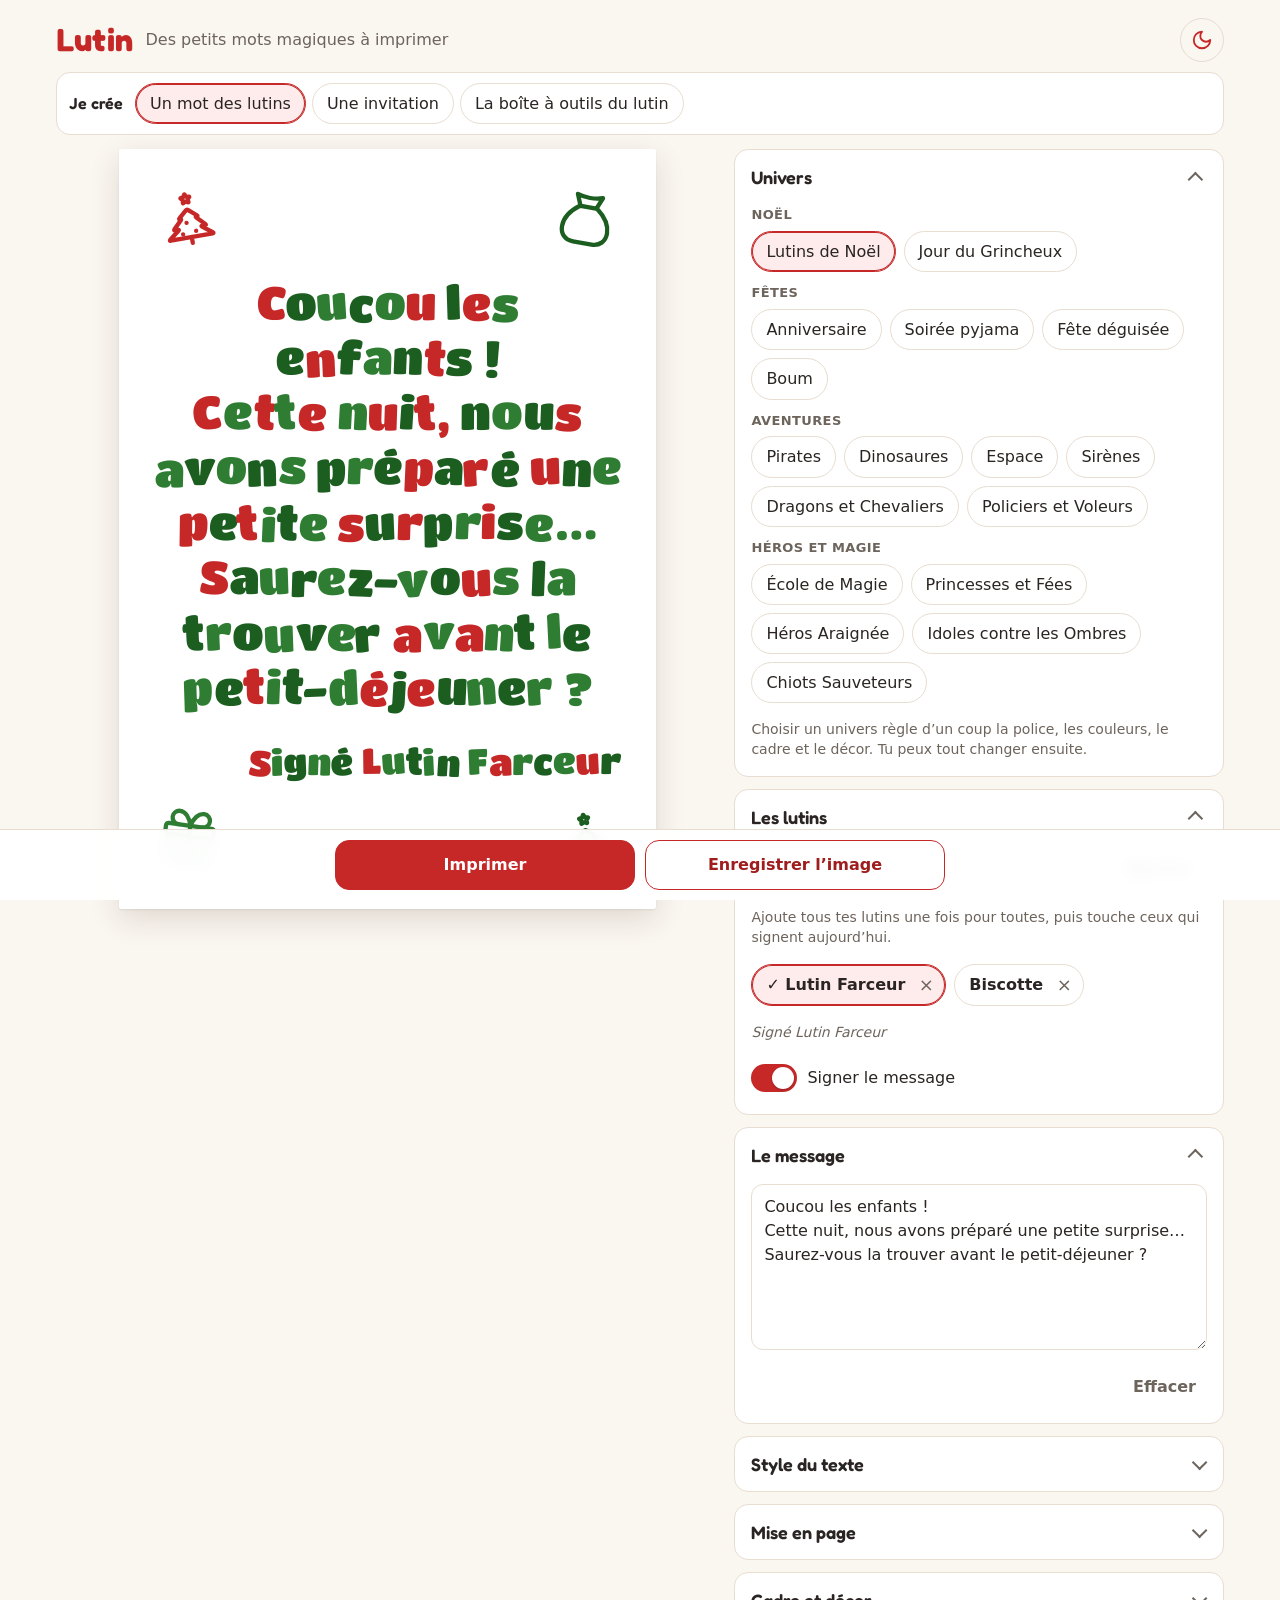
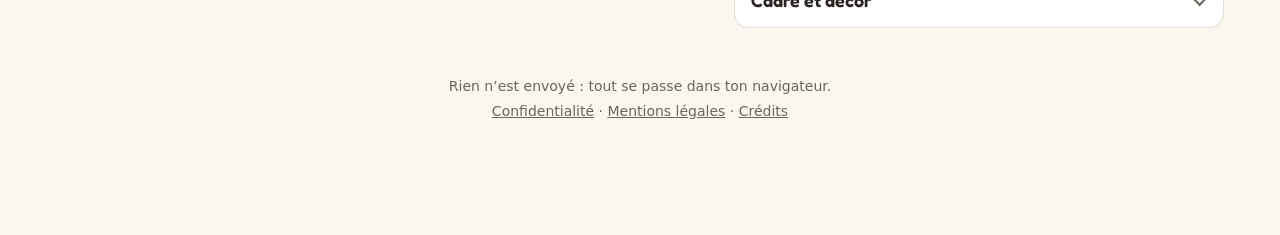
<file: index.html>
<!doctype html>
<html lang="fr">
<head>
  <meta charset="utf-8">
  <meta name="viewport" content="width=device-width, initial-scale=1, viewport-fit=cover">
  <title>Lutin · petits mots magiques à imprimer</title>
  <meta name="description" content="Crée en quelques secondes un message de lutin à imprimer : police ballon, lettres colorées, décor de Noël. Gratuit, sans compte, rien n'est envoyé.">
  <meta name="theme-color" content="#faf6f0" media="(prefers-color-scheme: light)">
  <meta name="theme-color" content="#13213f" media="(prefers-color-scheme: dark)">
  <script>
    // Apply a saved day/night choice before the first paint (no flash).
    try {
      var savedTheme = JSON.parse(localStorage.getItem('lutin.v1.theme'));
      if (savedTheme === 'light' || savedTheme === 'dark') document.documentElement.dataset.theme = savedTheme;
    } catch (e) {}
  </script>
  <link rel="icon" href="icon.svg" type="image/svg+xml">
  <link rel="preload" href="fonts/titan-one-400.woff2" as="font" type="font/woff2" crossorigin>
  <link rel="stylesheet" href="css/app.css">
</head>
<body>
  <div class="app">
    <header class="app-header">
      <h1 class="app-title" data-i18n="app.title">Lutin</h1>
      <p class="app-tagline" data-i18n="app.tagline">Des petits mots magiques à imprimer</p>
      <button type="button" class="theme-toggle" id="theme-toggle"></button>
    </header>

    <div class="mode-wrap" id="mode-bar"></div>

    <main class="layout">
      <section class="preview-col">
        <div class="paper-wrap" id="paper-wrap">
          <canvas id="preview" role="img" aria-label="Aperçu"></canvas>
        </div>
        <p id="overflow" class="warn" hidden></p>
      </section>
      <section class="controls" id="controls" aria-label="Réglages"></section>
    </main>

    <footer class="app-footer">
      <p data-i18n="footer.note">Rien n'est envoyé : tout se passe dans ton navigateur.</p>
      <p>
        <a href="confidentialite.html" data-i18n="footer.privacy">Confidentialité</a> ·
        <a href="mentions-legales.html" data-i18n="footer.legal">Mentions légales</a> ·
        <a href="credits.html" data-i18n="footer.credits">Crédits</a>
      </p>
    </footer>
  </div>

  <div class="action-bar">
    <button type="button" class="btn-action btn-primary" id="btn-print" data-i18n="action.print">Imprimer</button>
    <button type="button" class="btn-action btn-secondary" id="btn-image" data-i18n="action.image">Enregistrer l'image</button>
  </div>

  <dialog id="image-dialog" class="image-dialog">
    <h2 data-i18n="image.ready">Ton image est prête</h2>
    <img id="image-dialog-img" alt="">
    <p class="hint" data-i18n="image.hint">Appuie longuement sur l'image pour l'enregistrer, ou :</p>
    <div class="row wrap">
      <button type="button" class="btn" id="image-share" data-i18n="image.share">Partager</button>
      <button type="button" class="btn" id="image-download" data-i18n="image.download">Télécharger</button>
      <button type="button" class="btn btn-quiet" id="image-close" data-i18n="image.close">Fermer</button>
    </div>
  </dialog>

  <div id="print-root" aria-hidden="true"><canvas id="print-canvas" width="1" height="1"></canvas></div>

  <noscript><p class="warn">Cette page a besoin de JavaScript pour dessiner la feuille.</p></noscript>
  <script type="module" src="js/main.js"></script>
</body>
</html>
</file>
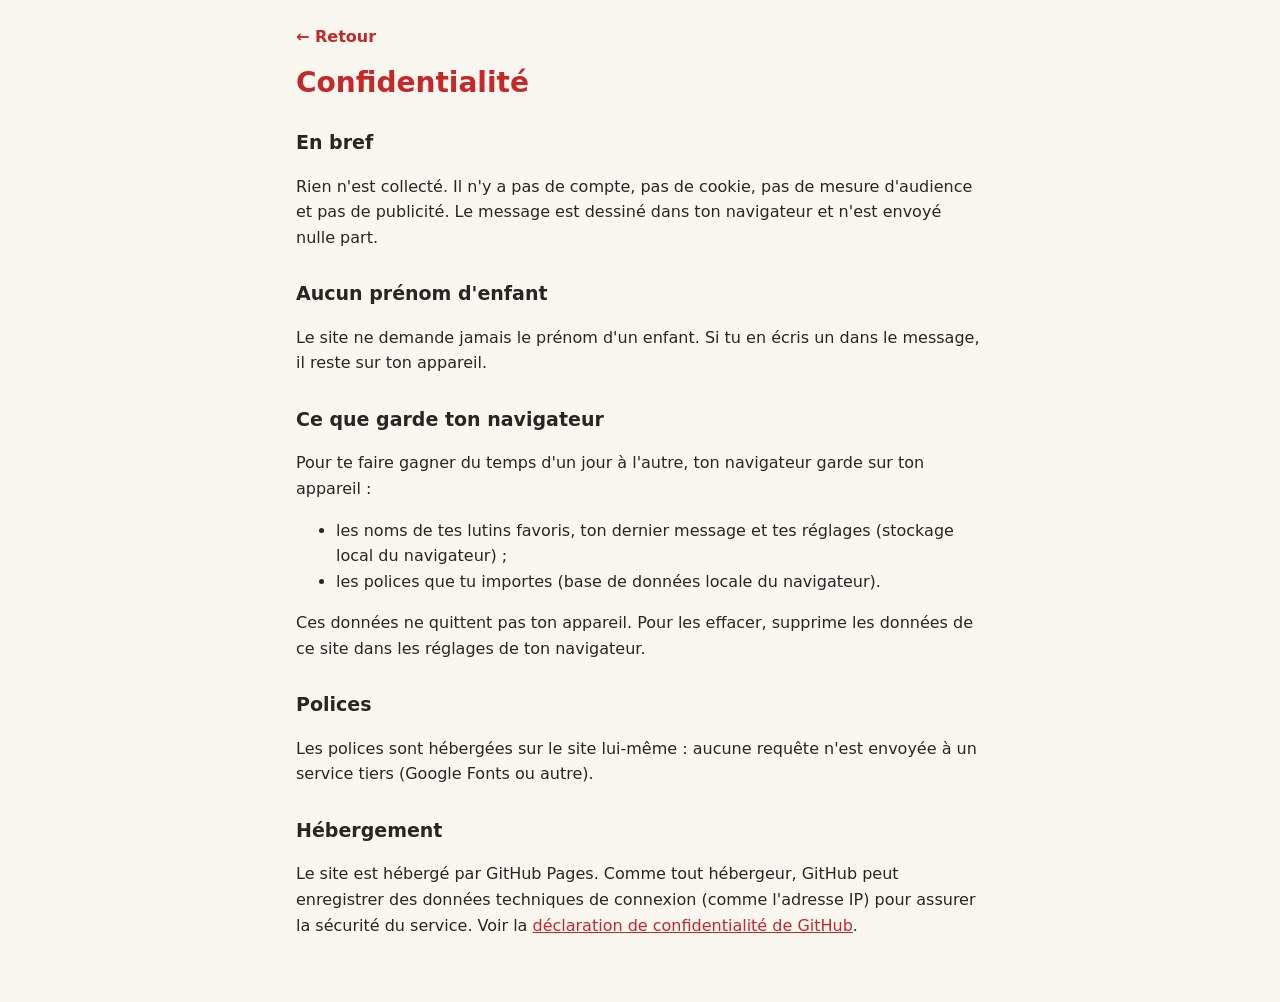
<file: confidentialite.html>
<!doctype html>
<html lang="fr">
<head>
  <meta charset="utf-8">
  <meta name="viewport" content="width=device-width, initial-scale=1">
  <title>Confidentialité · Lutin</title>
  <link rel="icon" href="icon.svg" type="image/svg+xml">
  <link rel="stylesheet" href="css/page.css">
  <script>try { var s = JSON.parse(localStorage.getItem("lutin.v1.theme")); if (s === "light" || s === "dark") document.documentElement.dataset.theme = s; } catch (e) {}</script>
</head>
<body>
<main>
  <a class="back" href="./">← Retour</a>
  <h1>Confidentialité</h1>

  <h2>En bref</h2>
  <p>Rien n'est collecté. Il n'y a pas de compte, pas de cookie, pas de mesure d'audience et pas de publicité. Le message est dessiné dans ton navigateur et n'est envoyé nulle part.</p>

  <h2>Aucun prénom d'enfant</h2>
  <p>Le site ne demande jamais le prénom d'un enfant. Si tu en écris un dans le message, il reste sur ton appareil.</p>

  <h2>Ce que garde ton navigateur</h2>
  <p>Pour te faire gagner du temps d'un jour à l'autre, ton navigateur garde sur ton appareil :</p>
  <ul>
    <li>les noms de tes lutins favoris, ton dernier message et tes réglages (stockage local du navigateur) ;</li>
    <li>les polices que tu importes (base de données locale du navigateur).</li>
  </ul>
  <p>Ces données ne quittent pas ton appareil. Pour les effacer, supprime les données de ce site dans les réglages de ton navigateur.</p>

  <h2>Polices</h2>
  <p>Les polices sont hébergées sur le site lui-même : aucune requête n'est envoyée à un service tiers (Google Fonts ou autre).</p>

  <h2>Hébergement</h2>
  <p>Le site est hébergé par GitHub Pages. Comme tout hébergeur, GitHub peut enregistrer des données techniques de connexion (comme l'adresse IP) pour assurer la sécurité du service. Voir la <a href="https://docs.github.com/fr/site-policy/privacy-policies/github-general-privacy-statement" rel="noopener">déclaration de confidentialité de GitHub</a>.</p>
</main>
</body>
</html>
</file>
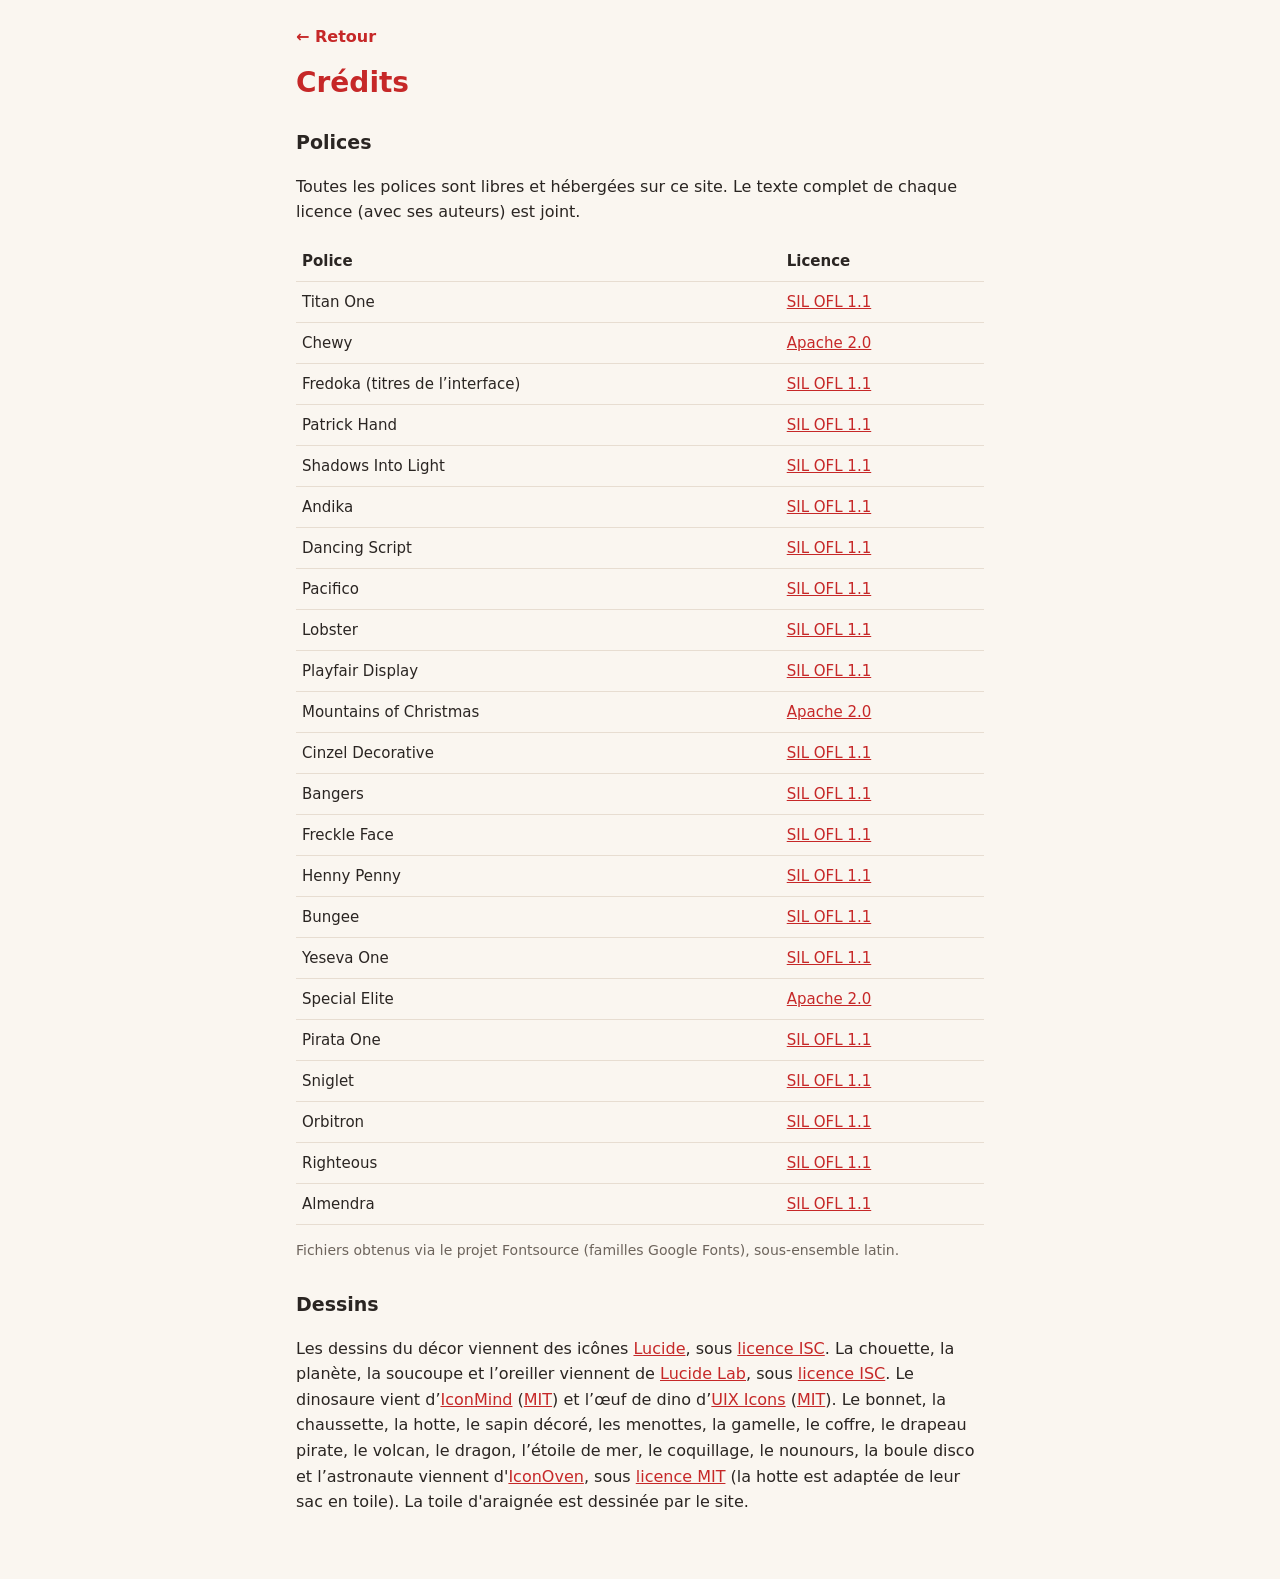
<file: credits.html>
<!doctype html>
<html lang="fr">
<head>
  <meta charset="utf-8">
  <meta name="viewport" content="width=device-width, initial-scale=1">
  <title>Crédits · Lutin</title>
  <link rel="icon" href="icon.svg" type="image/svg+xml">
  <link rel="stylesheet" href="css/page.css">
  <script>try { var s = JSON.parse(localStorage.getItem("lutin.v1.theme")); if (s === "light" || s === "dark") document.documentElement.dataset.theme = s; } catch (e) {}</script>
</head>
<body>
<main>
  <a class="back" href="./">← Retour</a>
  <h1>Crédits</h1>

  <h2>Polices</h2>
  <p>Toutes les polices sont libres et hébergées sur ce site. Le texte complet de chaque licence (avec ses auteurs) est joint.</p>
  <table>
    <thead><tr><th>Police</th><th>Licence</th></tr></thead>
    <tbody>
      <tr><td>Titan One</td><td><a href="fonts/licenses/titan-one.txt">SIL OFL 1.1</a></td></tr>
      <tr><td>Chewy</td><td><a href="fonts/licenses/chewy.txt">Apache 2.0</a></td></tr>
      <tr><td>Fredoka (titres de l’interface)</td><td><a href="fonts/licenses/fredoka.txt">SIL OFL 1.1</a></td></tr>
      <tr><td>Patrick Hand</td><td><a href="fonts/licenses/patrick-hand.txt">SIL OFL 1.1</a></td></tr>
      <tr><td>Shadows Into Light</td><td><a href="fonts/licenses/shadows-into-light.txt">SIL OFL 1.1</a></td></tr>
      <tr><td>Andika</td><td><a href="fonts/licenses/andika.txt">SIL OFL 1.1</a></td></tr>
      <tr><td>Dancing Script</td><td><a href="fonts/licenses/dancing-script.txt">SIL OFL 1.1</a></td></tr>
      <tr><td>Pacifico</td><td><a href="fonts/licenses/pacifico.txt">SIL OFL 1.1</a></td></tr>
      <tr><td>Lobster</td><td><a href="fonts/licenses/lobster.txt">SIL OFL 1.1</a></td></tr>
      <tr><td>Playfair Display</td><td><a href="fonts/licenses/playfair-display.txt">SIL OFL 1.1</a></td></tr>
      <tr><td>Mountains of Christmas</td><td><a href="fonts/licenses/mountains-of-christmas.txt">Apache 2.0</a></td></tr>
      <tr><td>Cinzel Decorative</td><td><a href="fonts/licenses/cinzel-decorative.txt">SIL OFL 1.1</a></td></tr>
      <tr><td>Bangers</td><td><a href="fonts/licenses/bangers.txt">SIL OFL 1.1</a></td></tr>
      <tr><td>Freckle Face</td><td><a href="fonts/licenses/freckle-face.txt">SIL OFL 1.1</a></td></tr>
      <tr><td>Henny Penny</td><td><a href="fonts/licenses/henny-penny.txt">SIL OFL 1.1</a></td></tr>
      <tr><td>Bungee</td><td><a href="fonts/licenses/bungee.txt">SIL OFL 1.1</a></td></tr>
      <tr><td>Yeseva One</td><td><a href="fonts/licenses/yeseva-one.txt">SIL OFL 1.1</a></td></tr>
      <tr><td>Special Elite</td><td><a href="fonts/licenses/special-elite.txt">Apache 2.0</a></td></tr>
      <tr><td>Pirata One</td><td><a href="fonts/licenses/pirata-one.txt">SIL OFL 1.1</a></td></tr>
      <tr><td>Sniglet</td><td><a href="fonts/licenses/sniglet.txt">SIL OFL 1.1</a></td></tr>
      <tr><td>Orbitron</td><td><a href="fonts/licenses/orbitron.txt">SIL OFL 1.1</a></td></tr>
      <tr><td>Righteous</td><td><a href="fonts/licenses/righteous.txt">SIL OFL 1.1</a></td></tr>
      <tr><td>Almendra</td><td><a href="fonts/licenses/almendra.txt">SIL OFL 1.1</a></td></tr>
    </tbody>
  </table>
  <p class="muted">Fichiers obtenus via le projet Fontsource (familles Google Fonts), sous-ensemble latin.</p>

  <h2>Dessins</h2>
  <p>Les dessins du décor viennent des icônes <a href="https://lucide.dev" rel="noopener">Lucide</a>, sous <a href="fonts/licenses/lucide-icons.txt">licence ISC</a>. La chouette, la planète, la soucoupe et l’oreiller viennent de <a href="https://github.com/lucide-icons/lucide-lab" rel="noopener">Lucide Lab</a>, sous <a href="fonts/licenses/lucide-lab-icons.txt">licence ISC</a>. Le dinosaure vient d’<a href="https://github.com/Iconmind/iconmind" rel="noopener">IconMind</a> (<a href="fonts/licenses/iconmind-icons.txt">MIT</a>) et l’œuf de dino d’<a href="https://github.com/mdrakibshekh/uix-icons" rel="noopener">UIX Icons</a> (<a href="fonts/licenses/uix-icons.txt">MIT</a>). Le bonnet, la chaussette, la hotte, le sapin décoré, les menottes, la gamelle, le coffre, le drapeau pirate, le volcan, le dragon, l’étoile de mer, le coquillage, le nounours, la boule disco et l’astronaute viennent d'<a href="https://iconoven.com/icons" rel="noopener">IconOven</a>, sous <a href="fonts/licenses/iconoven-icons.txt">licence MIT</a> (la hotte est adaptée de leur sac en toile). La toile d'araignée est dessinée par le site.</p>
</main>
</body>
</html>
</file>
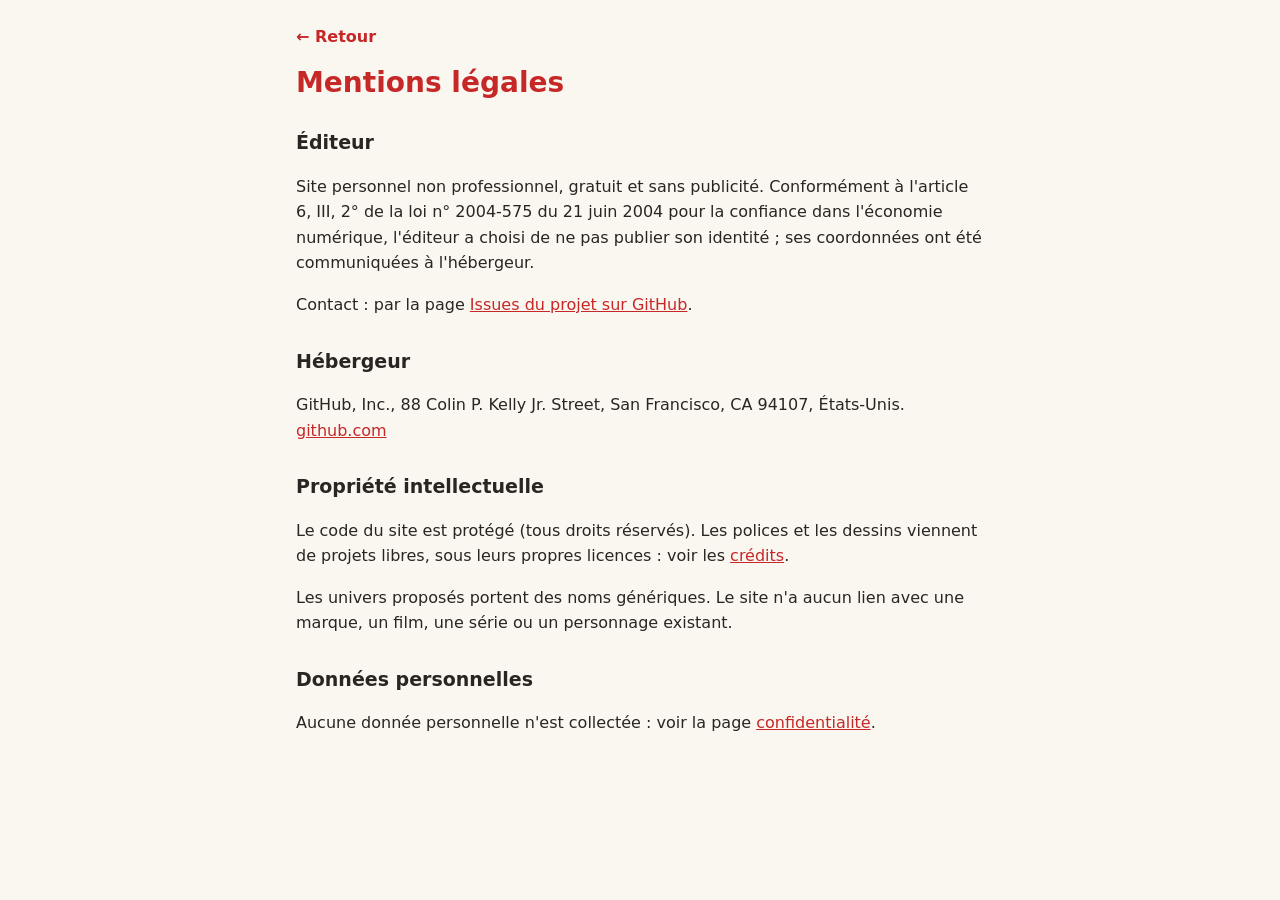
<file: mentions-legales.html>
<!doctype html>
<html lang="fr">
<head>
  <meta charset="utf-8">
  <meta name="viewport" content="width=device-width, initial-scale=1">
  <title>Mentions légales · Lutin</title>
  <link rel="icon" href="icon.svg" type="image/svg+xml">
  <link rel="stylesheet" href="css/page.css">
  <script>try { var s = JSON.parse(localStorage.getItem("lutin.v1.theme")); if (s === "light" || s === "dark") document.documentElement.dataset.theme = s; } catch (e) {}</script>
</head>
<body>
<main>
  <a class="back" href="./">← Retour</a>
  <h1>Mentions légales</h1>

  <h2>Éditeur</h2>
  <p>Site personnel non professionnel, gratuit et sans publicité. Conformément à l'article 6, III, 2° de la loi n° 2004-575 du 21 juin 2004 pour la confiance dans l'économie numérique, l'éditeur a choisi de ne pas publier son identité ; ses coordonnées ont été communiquées à l'hébergeur.</p>
  <p>Contact : par la page <a href="https://github.com/halfcrisp-studio/lutin/issues" rel="noopener">Issues du projet sur GitHub</a>.</p>

  <h2>Hébergeur</h2>
  <p>GitHub, Inc., 88 Colin P. Kelly Jr. Street, San Francisco, CA 94107, États-Unis. <a href="https://github.com" rel="noopener">github.com</a></p>

  <h2>Propriété intellectuelle</h2>
  <p>Le code du site est protégé (tous droits réservés). Les polices et les dessins viennent de projets libres, sous leurs propres licences : voir les <a href="credits.html">crédits</a>.</p>
  <p>Les univers proposés portent des noms génériques. Le site n'a aucun lien avec une marque, un film, une série ou un personnage existant.</p>

  <h2>Données personnelles</h2>
  <p>Aucune donnée personnelle n'est collectée : voir la page <a href="confidentialite.html">confidentialité</a>.</p>
</main>
</body>
</html>
</file>
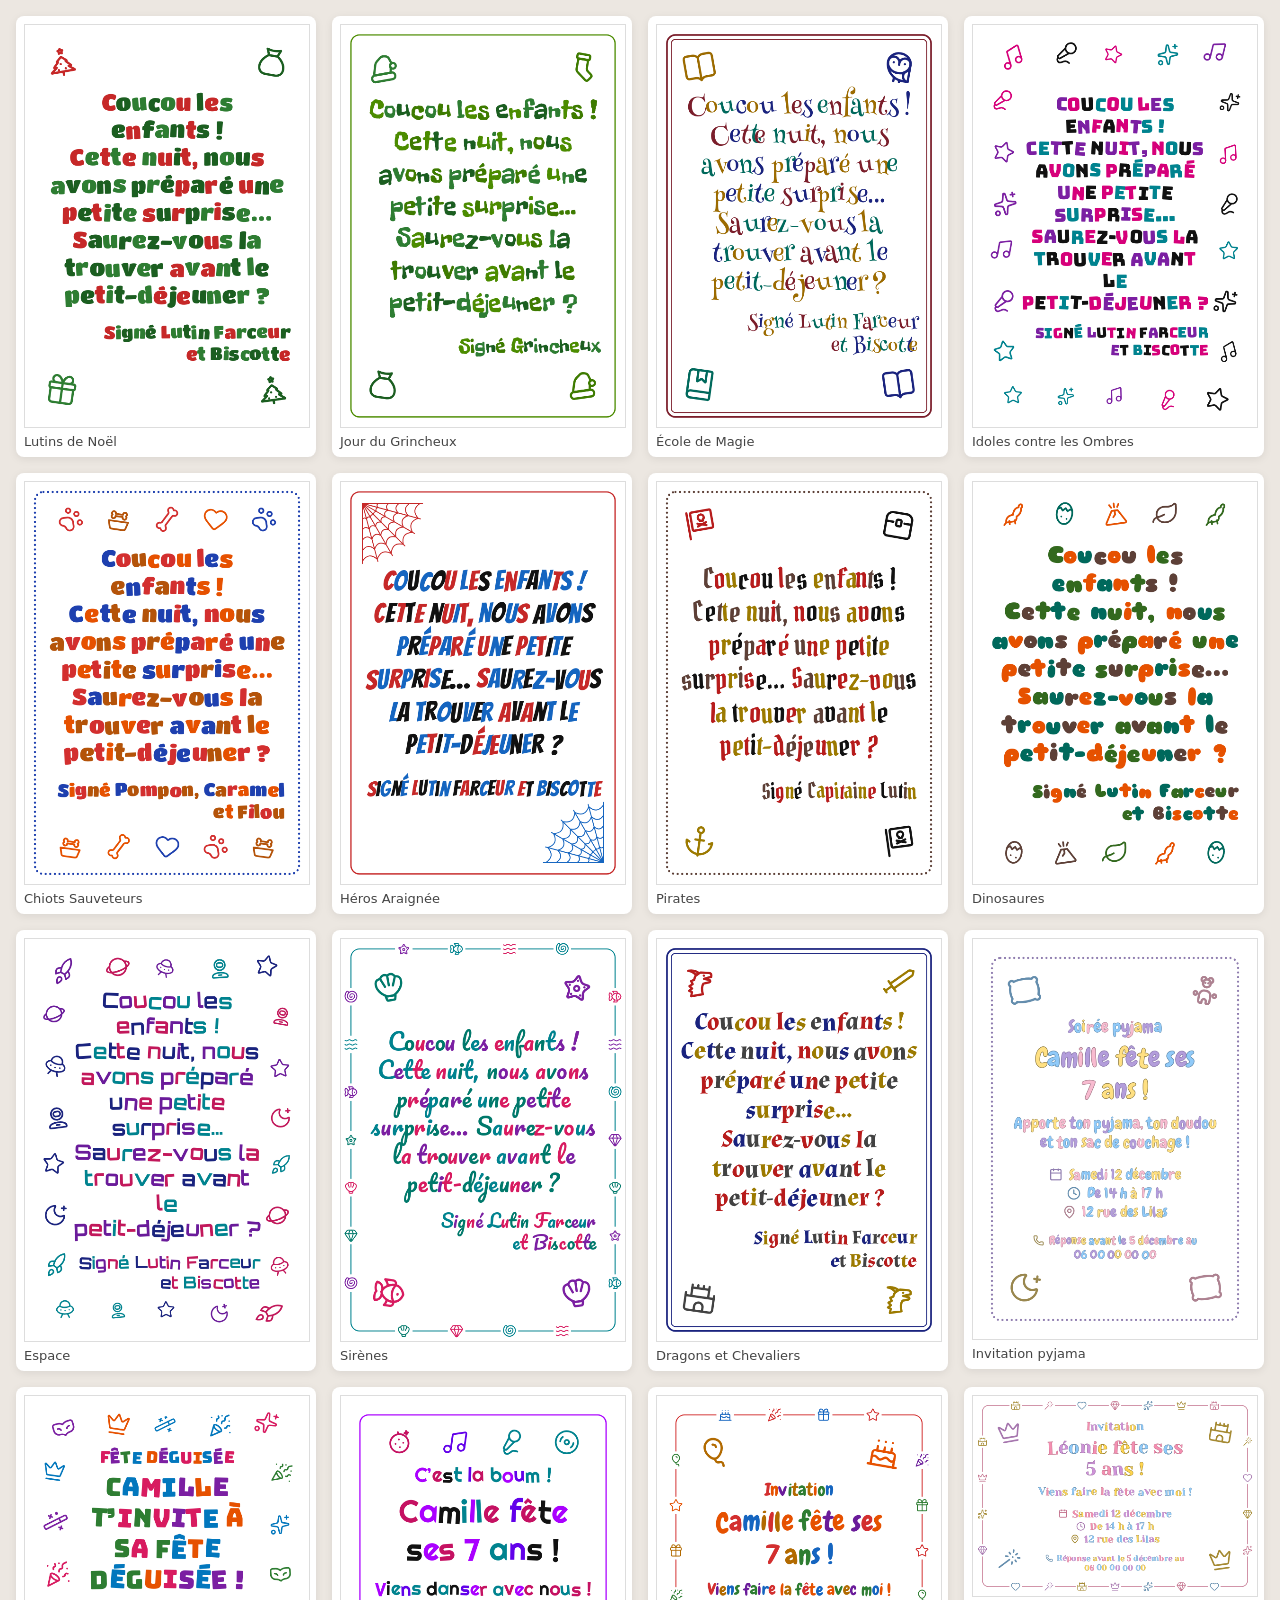
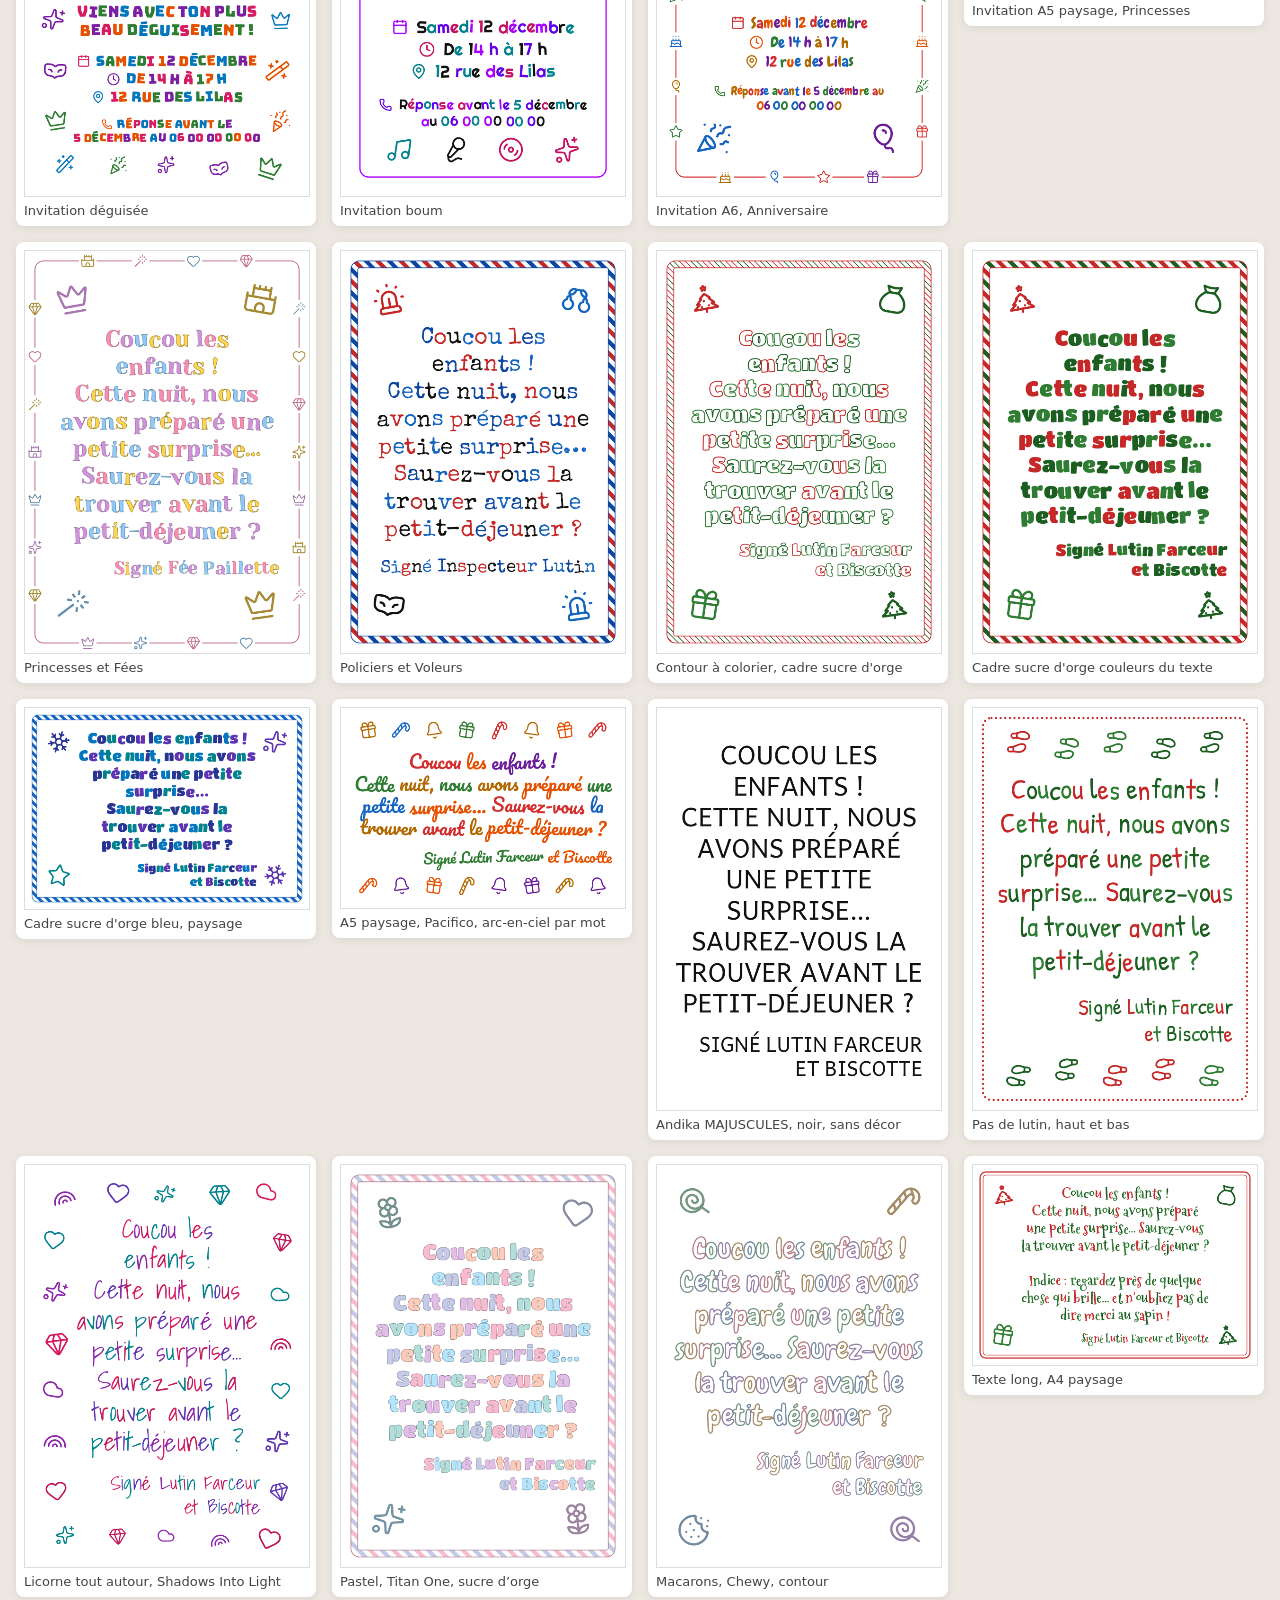
<file: dev/gallery.html>
<!doctype html>
<html lang="fr">
<head>
  <meta charset="utf-8">
  <meta name="viewport" content="width=device-width, initial-scale=1">
  <title>Planche de rendus</title>
  <style>
    body { font-family: system-ui, sans-serif; background: #ece7e1; margin: 16px; }
    .grid { display: grid; grid-template-columns: repeat(4, minmax(0, 1fr)); gap: 16px; align-items: start; }
    figure { margin: 0; background: #fff; padding: 8px; border-radius: 8px; box-shadow: 0 2px 8px rgba(0,0,0,.08); }
    canvas { width: 100%; height: auto; display: block; border: 1px solid #ddd; }
    figcaption { font-size: 13px; margin-top: 6px; color: #444; }
  </style>
</head>
<body>
  <div class="grid" id="grid"></div>
  <script type="module" src="gallery.js"></script>
</body>
</html>
</file>
<file: css/app.css>
/* Light mode = "Papier crème" (style A), dark mode = "Nuit de Noël" (style B).
   Cards stay white in both modes; only the page around them changes. */
@font-face {
  font-family: 'Lutin UI';
  src: url('../fonts/fredoka-vf.woff2') format('woff2');
  font-weight: 300 700;
  font-display: swap;
}
@font-face {
  font-family: 'Lutin Night';
  src: url('../fonts/mountains-of-christmas-700.woff2') format('woff2');
  font-weight: 700;
  font-display: swap;
}

:root {
  --bg: #faf6f0;
  --bg-image: none;
  --ink: #2a2522;
  --muted: #6d645c;
  --card: #ffffff;
  --card-ink: #2a2522;
  --card-muted: #6d645c;
  --line: #e7ddd1;
  --accent: #c62828;
  --accent-strong: #9f1d1d;
  --accent-soft: #fdeceb;
  --on: #c62828;
  --on-soft: #fdeceb;
  --title-font: 'Lutin UI', system-ui, sans-serif;
  --title-color: #c62828;
  --title-size: 32px;
  --bar-bg: rgba(255, 255, 255, 0.95);
  --bar-line: #e7ddd1;
  --secondary-bg: #ffffff;
  --secondary-ink: #9f1d1d;
  --secondary-line: #c62828;
  --secondary-hover: #fdeceb;
  --paper-shadow: 0 1px 2px rgba(0, 0, 0, 0.08), 0 10px 30px rgba(70, 40, 20, 0.14);
  --focus: #1565c0;
  --radius: 14px;
}
@media (prefers-color-scheme: dark) {
  :root:not([data-theme='light']) {
    --bg: #13213f;
    --bg-image: radial-gradient(1.4px 1.4px at 12% 6%, #ffffff 99%, transparent), radial-gradient(1px 1px at 78% 4%, #ffffff 99%, transparent), radial-gradient(1.6px 1.6px at 92% 18%, #ffe9a8 99%, transparent), radial-gradient(1px 1px at 5% 32%, #ffffff 99%, transparent), radial-gradient(1.4px 1.4px at 50% 2%, #ffffff 99%, transparent), radial-gradient(1px 1px at 32% 14%, #ffe9a8 99%, transparent), radial-gradient(1px 1px at 97% 48%, #ffffff 99%, transparent), radial-gradient(1.4px 1.4px at 2% 62%, #ffffff 99%, transparent), radial-gradient(1px 1px at 64% 92%, #ffe9a8 99%, transparent), radial-gradient(1.2px 1.2px at 22% 84%, #ffffff 99%, transparent);
    --ink: #e9edf7;
    --muted: #c3cbe2;
    --card-ink: #1d2340;
    --card-muted: #5b6382;
    --line: #dfe3ef;
    --accent: #cf3a2e;
    --accent-strong: #a8261c;
    --accent-soft: #fdeceb;
    --on: #c99417;
    --on-soft: #fff4d6;
    --title-font: 'Lutin Night', Georgia, serif;
    --title-color: #f2c14e;
    --title-size: 38px;
    --bar-bg: #0f1a33;
    --bar-line: #22325a;
    --secondary-bg: transparent;
    --secondary-ink: #f2c14e;
    --secondary-line: #f2c14e;
    --secondary-hover: rgba(242, 193, 78, 0.12);
    --paper-shadow: 0 0 0 1px rgba(255, 255, 255, 0.35), 0 0 44px rgba(242, 193, 78, 0.32);
    --focus: #8ab4ff;
  }
}
:root[data-theme='dark'] {
  --bg: #13213f;
  --bg-image: radial-gradient(1.4px 1.4px at 12% 6%, #ffffff 99%, transparent), radial-gradient(1px 1px at 78% 4%, #ffffff 99%, transparent), radial-gradient(1.6px 1.6px at 92% 18%, #ffe9a8 99%, transparent), radial-gradient(1px 1px at 5% 32%, #ffffff 99%, transparent), radial-gradient(1.4px 1.4px at 50% 2%, #ffffff 99%, transparent), radial-gradient(1px 1px at 32% 14%, #ffe9a8 99%, transparent), radial-gradient(1px 1px at 97% 48%, #ffffff 99%, transparent), radial-gradient(1.4px 1.4px at 2% 62%, #ffffff 99%, transparent), radial-gradient(1px 1px at 64% 92%, #ffe9a8 99%, transparent), radial-gradient(1.2px 1.2px at 22% 84%, #ffffff 99%, transparent);
  --ink: #e9edf7;
  --muted: #c3cbe2;
  --card-ink: #1d2340;
  --card-muted: #5b6382;
  --line: #dfe3ef;
  --accent: #cf3a2e;
  --accent-strong: #a8261c;
  --accent-soft: #fdeceb;
  --on: #c99417;
  --on-soft: #fff4d6;
  --title-font: 'Lutin Night', Georgia, serif;
  --title-color: #f2c14e;
  --title-size: 38px;
  --bar-bg: #0f1a33;
  --bar-line: #22325a;
  --secondary-bg: transparent;
  --secondary-ink: #f2c14e;
  --secondary-line: #f2c14e;
  --secondary-hover: rgba(242, 193, 78, 0.12);
  --paper-shadow: 0 0 0 1px rgba(255, 255, 255, 0.35), 0 0 44px rgba(242, 193, 78, 0.32);
  --focus: #8ab4ff;
}

* { box-sizing: border-box; }
html { -webkit-text-size-adjust: 100%; }
body {
  margin: 0;
  font: 16px/1.45 system-ui, -apple-system, 'Segoe UI', Roboto, sans-serif;
  color: var(--ink);
  background-color: var(--bg);
  background-image: var(--bg-image);
  background-attachment: fixed;
}
button, input, textarea { font: inherit; color: inherit; }
:focus-visible { outline: 3px solid var(--focus); outline-offset: 2px; }
[hidden] { display: none !important; }
.visually-hidden { position: absolute; width: 1px; height: 1px; overflow: hidden; clip: rect(0 0 0 0); white-space: nowrap; }

.app-header { max-width: 1200px; margin: 0 auto; padding: 18px 16px 10px; display: flex; flex-wrap: wrap; align-items: center; gap: 4px 12px; }
.app-title { margin: 0; font-family: var(--title-font); font-weight: 700; font-size: var(--title-size); line-height: 1.1; color: var(--title-color); letter-spacing: 0.5px; }
.app-tagline { margin: 0; color: var(--muted); flex: 1; min-width: 12em; }
.theme-toggle { margin-left: auto; width: 44px; height: 44px; border-radius: 50%; border: 1px solid var(--bar-line); background: transparent; color: var(--title-color); cursor: pointer; display: grid; place-items: center; }
.theme-toggle:hover { background: var(--secondary-hover); }
.theme-toggle svg { width: 22px; height: 22px; }

.layout { max-width: 1200px; margin: 0 auto; padding: 0 16px 24px; display: grid; gap: 16px; }
@media (min-width: 900px) {
  .layout { grid-template-columns: minmax(0, 1.15fr) minmax(360px, 0.85fr); align-items: start; }
  .preview-col { position: sticky; top: 12px; }
}

.paper-wrap { display: flex; justify-content: center; }
#preview { display: block; background: #fff; border-radius: 3px; box-shadow: var(--paper-shadow); }
.warn { margin: 12px auto 0; max-width: 520px; padding: 10px 14px; border-radius: 10px; background: #fff4e5; color: #8a4b00; border: 1px solid #f3d3a5; font-size: 14px; }

/* Cards */
/* Inside white surfaces, page text tokens switch to the card ones. */
.card, .image-dialog { --ink: var(--card-ink); --muted: var(--card-muted); --focus: #1565c0; color: var(--ink); }
.card { background: var(--card); border: 1px solid var(--line); border-radius: var(--radius); margin-bottom: 12px; }
.card > summary { list-style: none; cursor: pointer; padding: 14px 16px; display: flex; align-items: center; justify-content: space-between; font-family: 'Lutin UI', system-ui, sans-serif; font-weight: 600; font-size: 18px; }
.card > summary::-webkit-details-marker { display: none; }
.card > summary::after { content: ''; width: 9px; height: 9px; margin-right: 4px; border-right: 2px solid var(--muted); border-bottom: 2px solid var(--muted); transform: rotate(45deg) translateY(-3px); transition: transform 0.15s; }
.card[open] > summary::after { transform: rotate(-135deg) translateY(-3px); }
.card-body { padding: 2px 16px 16px; display: grid; gap: 16px; }
.field { display: grid; gap: 8px; }
.field-label { font-weight: 600; font-size: 15px; }
.field-label.small { font-size: 13px; font-weight: 600; color: var(--muted); text-transform: uppercase; letter-spacing: 0.4px; }
.hint { margin: 0; font-size: 14px; color: var(--muted); }
.hint.error { color: var(--accent-strong); }
.row { display: flex; gap: 8px; align-items: center; }
.row.wrap { flex-wrap: wrap; }
.row.end { justify-content: flex-end; }

/* Buttons and chips */
.btn, .chip, .seg-btn, .font-btn, .palette-btn, .set-btn, .chip-add {
  border: 1px solid var(--line);
  background: #fff;
  border-radius: 999px;
  padding: 8px 14px;
  min-height: 40px;
  cursor: pointer;
  transition: background 0.12s, border-color 0.12s;
}
.btn:hover, .chip:hover, .seg-btn:hover, .font-btn:hover, .palette-btn:hover, .set-btn:hover, .chip-add:hover { border-color: #cdbfae; }
.btn { font-weight: 600; white-space: nowrap; }
.btn-quiet { border-color: transparent; background: transparent; color: var(--muted); padding-inline: 10px; }
.btn-quiet:hover { background: #f4eee7; border-color: transparent; }
[aria-pressed='true'].chip, [aria-pressed='true'].seg-btn, [aria-pressed='true'].font-btn, [aria-pressed='true'].palette-btn, [aria-pressed='true'].set-btn {
  border-color: var(--on);
  background: var(--on-soft);
  box-shadow: inset 0 0 0 1px var(--on);
}
.chips { display: flex; flex-wrap: wrap; gap: 8px; }
.seg { display: flex; flex-wrap: wrap; gap: 6px; }

.text-input, .textarea { width: 100%; border: 1px solid var(--line); border-radius: 12px; padding: 10px 12px; background: #fff; }
.text-input { min-height: 44px; }
.textarea { resize: vertical; min-height: 140px; line-height: 1.5; }
.text-input:focus, .textarea:focus { border-color: var(--focus); outline: none; box-shadow: 0 0 0 3px rgba(21, 101, 192, 0.18); }

.name-chip { display: inline-flex; align-items: center; gap: 2px; padding: 2px 4px; border: 1px solid var(--line); border-radius: 999px; background: #fff; }
.name-chip .name-text { padding: 0 4px; font-weight: 600; }
.name-chip.is-fav { border-style: dashed; }
.name-chip .chip-add { border: 0; min-height: 34px; padding: 4px 8px; }
/* What is being made: elves' note or birthday invitation */
.mode-wrap { max-width: 1200px; margin: 0 auto; padding: 0 16px 14px; }
.mode-bar { display: flex; flex-wrap: wrap; align-items: center; gap: 8px 12px; padding: 10px 12px; border-radius: var(--radius); background: var(--card); border: 1px solid var(--line); color: var(--card-ink); --ink: var(--card-ink); --muted: var(--card-muted); }
.mode-label { font-family: 'Lutin UI', system-ui, sans-serif; font-weight: 600; font-size: 16px; }

/* Invitation fields */
.field-row { display: grid; grid-template-columns: minmax(0, 1fr) 96px; gap: 10px; }
.field-small .text-input { text-align: center; }
.textarea-small { min-height: 64px; }

/* Elf toolbox */
.tool-panel { display: grid; gap: 14px; }
.idea-filters { display: grid; gap: 12px; }
.idea-card { border: 1px solid var(--line); border-radius: 12px; padding: 12px 14px; background: #fffdf9; display: grid; gap: 8px; }
.idea-title { margin: 0; font-family: 'Lutin UI', system-ui, sans-serif; font-size: 20px; }
.idea-how { margin: 0; line-height: 1.5; }
.idea-badges { display: flex; flex-wrap: wrap; gap: 6px; }
.badge { font-size: 12px; font-weight: 600; padding: 3px 9px; border-radius: 999px; background: #f2ebe2; color: var(--muted); }
.pick-list { display: flex; flex-wrap: wrap; gap: 6px; max-height: 300px; overflow-y: auto; padding: 2px; }
.pick-item { border: 1px solid var(--line); background: #fff; border-radius: 999px; padding: 6px 12px; min-height: 36px; cursor: pointer; font-size: 14px; text-align: left; }
.pick-item[aria-pressed='true'] { border-color: var(--on); background: var(--on-soft); box-shadow: inset 0 0 0 1px var(--on); }
.btn-strong { background: var(--accent); color: #fff; border-color: var(--accent); }
.btn-strong:hover { background: var(--accent-strong); border-color: var(--accent-strong); }

/* Small closed panel for rare actions (own font) */
.sub-panel { border-top: 1px dashed var(--line); padding-top: 10px; display: grid; gap: 10px; }
.sub-panel > summary { list-style: none; cursor: pointer; color: var(--muted); font-size: 14px; }
.sub-panel > summary::-webkit-details-marker { display: none; }
.sub-panel > summary::before { content: '▸ '; }
.sub-panel[open] > summary::before { content: '▾ '; }

/* Elves: the whole collection, tap the ones who sign */
.elf-chip { display: inline-flex; align-items: center; padding-right: 2px; border: 1px solid var(--line); border-radius: 999px; background: #fff; transition: background 0.12s, border-color 0.12s; }
.elf-chip.is-on { border-color: var(--on); background: var(--on-soft); box-shadow: inset 0 0 0 1px var(--on); }
.elf-btn { border: 0; background: transparent; min-height: 40px; padding: 6px 4px 6px 14px; border-radius: 999px; font-weight: 600; cursor: pointer; }
.signature-preview { margin: 0; font-size: 14px; font-style: italic; color: var(--muted); }
.swatch-btn { width: 36px; height: 36px; padding: 0; border-radius: 50%; border: 3px solid #fff; box-shadow: 0 0 0 1px var(--line); cursor: pointer; }
.swatch-btn[aria-pressed='true'] { box-shadow: 0 0 0 3px var(--on); }
.color-input.is-on { box-shadow: 0 0 0 3px var(--on); }
.icon-btn { border: 0; background: transparent; width: 34px; height: 34px; border-radius: 50%; cursor: pointer; font-size: 18px; line-height: 1; color: var(--muted); }
.icon-btn:hover { background: #f4eee7; }
.icon-btn.star[aria-pressed='true'] { color: #b8860b; }

/* Fonts */
.font-groups { display: grid; gap: 12px; }
.font-group { display: grid; gap: 6px; }
.font-grid { display: grid; grid-template-columns: repeat(auto-fill, minmax(140px, 1fr)); gap: 8px; }
.font-btn { border-radius: 12px; font-size: 19px; line-height: 1.1; padding: 8px 10px; min-height: 52px; overflow-wrap: anywhere; }
.font-custom { display: inline-flex; align-items: center; gap: 2px; }
.font-custom .font-btn { flex: 1; min-width: 0; }

/* Palettes */
.palette-groups { display: grid; gap: 12px; }
.palette-grid { display: grid; grid-template-columns: repeat(auto-fill, minmax(140px, 1fr)); gap: 8px; }
.palette-btn { display: flex; flex-direction: column; align-items: flex-start; gap: 6px; border-radius: 12px; padding: 10px 12px; text-align: left; }
.swatches { display: flex; gap: 3px; }
.swatch { width: 16px; height: 16px; border-radius: 50%; box-shadow: inset 0 0 0 1px rgba(0, 0, 0, 0.12); }
.palette-name { font-size: 14px; font-weight: 600; }
.color-input { width: 44px; height: 40px; padding: 2px; border: 1px solid var(--line); border-radius: 10px; background: #fff; cursor: pointer; }
.color-chip { display: inline-flex; align-items: center; }

/* Decor sets */
.set-grid { display: grid; grid-template-columns: repeat(auto-fill, minmax(104px, 1fr)); gap: 8px; }
.set-btn { display: flex; flex-direction: column; align-items: center; gap: 4px; border-radius: 12px; padding: 8px; font-size: 13px; font-weight: 600; }
.set-preview { width: 40px; height: 40px; }

/* Switch */
.switch { display: flex; align-items: center; gap: 10px; cursor: pointer; min-height: 40px; }
.switch input { position: absolute; opacity: 0; width: 1px; height: 1px; }
.switch-ui { position: relative; flex: none; width: 46px; height: 28px; border-radius: 999px; background: #d9cfc4; transition: background 0.15s; }
.switch-ui::after { content: ''; position: absolute; top: 3px; left: 3px; width: 22px; height: 22px; border-radius: 50%; background: #fff; box-shadow: 0 1px 2px rgba(0, 0, 0, 0.25); transition: transform 0.15s; }
.switch input:checked + .switch-ui { background: var(--accent); }
.switch input:checked + .switch-ui::after { transform: translateX(18px); }
.switch input:focus-visible + .switch-ui { outline: 3px solid var(--focus); outline-offset: 2px; }

/* Sliders */
.slider { display: grid; gap: 6px; }
.slider-head { display: flex; justify-content: space-between; font-weight: 600; font-size: 15px; }
.slider-value { color: var(--muted); font-variant-numeric: tabular-nums; font-weight: 500; }
.slider input { width: 100%; accent-color: var(--accent); min-height: 32px; }
.slider.is-disabled { opacity: 0.55; }

/* Footer and action bar */
.app-footer { max-width: 1200px; margin: 0 auto; padding: 8px 16px 110px; color: var(--muted); font-size: 14px; text-align: center; }
.app-footer p { margin: 4px 0; }
.app-footer a { color: inherit; }
.action-bar {
  position: fixed; left: 0; right: 0; bottom: 0; z-index: 10;
  display: flex; justify-content: center; gap: 10px;
  padding: 10px 16px calc(10px + env(safe-area-inset-bottom));
  background: var(--bar-bg);
  border-top: 1px solid var(--bar-line);
  backdrop-filter: blur(8px);
}
.btn-action { flex: 1; max-width: 300px; min-height: 50px; border-radius: 14px; font-weight: 700; font-size: 16px; cursor: pointer; border: 1px solid var(--accent); }
.btn-primary { background: var(--accent); color: #fff; }
.btn-primary:hover { background: var(--accent-strong); }
.btn-secondary { background: var(--secondary-bg); color: var(--secondary-ink); border-color: var(--secondary-line); }
.btn-secondary:hover { background: var(--secondary-hover); }

.btn-action:disabled { opacity: 0.6; cursor: progress; }

/* "Image ready" fallback dialog (phones that refuse to share without a fresh tap) */
.image-dialog { width: min(92vw, 420px); border: 0; border-radius: 16px; padding: 18px; background: var(--card); box-shadow: 0 20px 60px rgba(0, 0, 0, 0.3); }
.image-dialog::backdrop { background: rgba(30, 20, 10, 0.45); }
.image-dialog h2 { margin: 0 0 12px; font-family: 'Lutin UI', system-ui, sans-serif; font-size: 20px; }
.image-dialog img { display: block; width: 100%; max-height: 55vh; object-fit: contain; border: 1px solid var(--line); border-radius: 6px; margin-bottom: 10px; }
.image-dialog .row { margin-top: 10px; }

/* Printing: only the prepared A4 sheet, edge to edge (no URL, no date). */
#print-root { display: none; }
@page { size: A4 portrait; margin: 0; }
@media print {
  html, body { margin: 0 !important; padding: 0 !important; background: #fff !important; }
  body > :not(#print-root) { display: none !important; }
  #print-root { display: block !important; }
  #print-canvas { display: block; width: 209.6mm; height: 296.5mm; }
}
</file>
<file: css/page.css>
/* Simple text pages (privacy, legal notice, credits): same day / night looks as the app. */
:root { --bg: #faf6f0; --ink: #2a2522; --muted: #6d645c; --accent: #c62828; --line: #e7ddd1; }
@media (prefers-color-scheme: dark) {
  :root:not([data-theme='light']) { --bg: #13213f; --ink: #e9edf7; --muted: #c3cbe2; --accent: #f2c14e; --line: #2b3d66; }
}
:root[data-theme='dark'] { --bg: #13213f; --ink: #e9edf7; --muted: #c3cbe2; --accent: #f2c14e; --line: #2b3d66; }
* { box-sizing: border-box; }
body { margin: 0; background: var(--bg); color: var(--ink); font: 16px/1.6 system-ui, -apple-system, 'Segoe UI', Roboto, sans-serif; }
main { max-width: 720px; margin: 0 auto; padding: 24px 16px 48px; }
h1 { color: var(--accent); font-size: 28px; line-height: 1.2; margin: 8px 0 20px; }
h2 { font-size: 19px; margin: 28px 0 8px; }
a { color: var(--accent); }
.back { display: inline-block; margin-bottom: 8px; text-decoration: none; font-weight: 600; }
table { width: 100%; border-collapse: collapse; font-size: 15px; }
th, td { text-align: left; padding: 8px 6px; border-bottom: 1px solid var(--line); vertical-align: top; }
.muted { color: var(--muted); font-size: 14px; }
</file>
